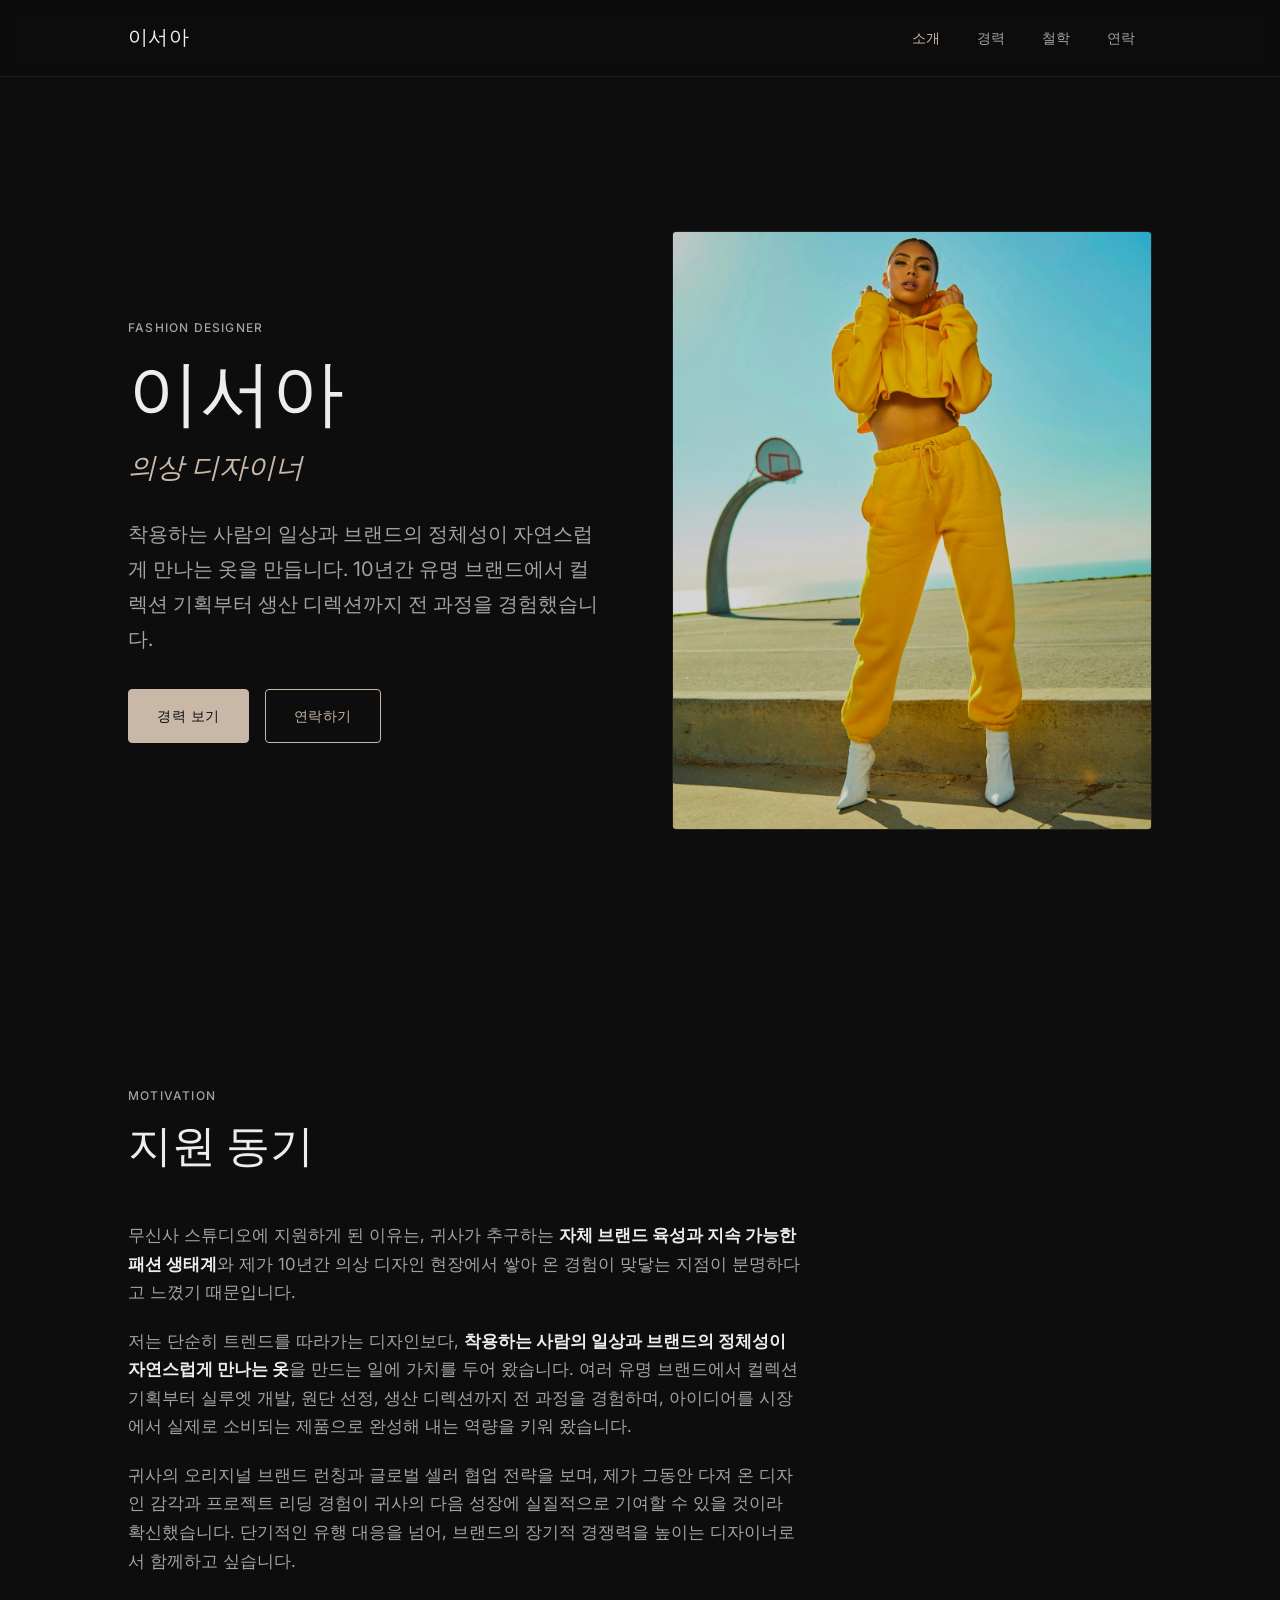
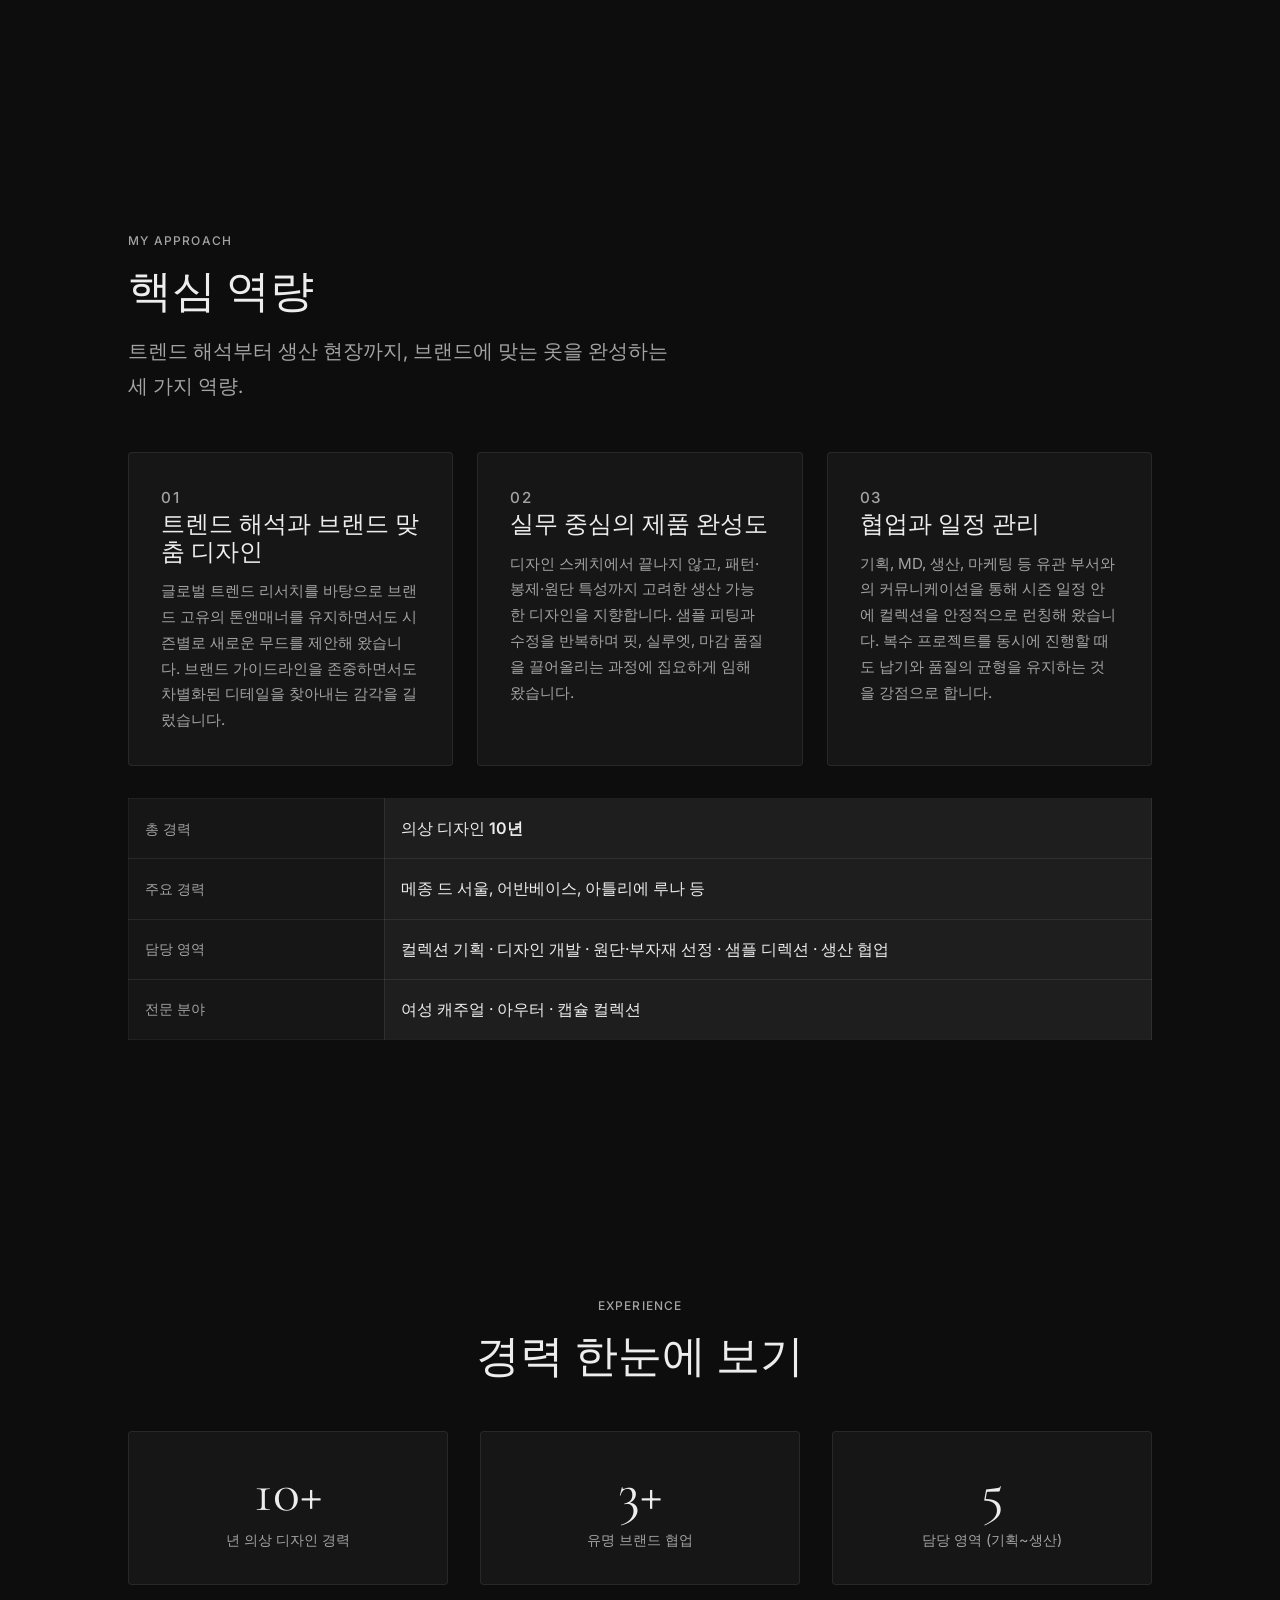
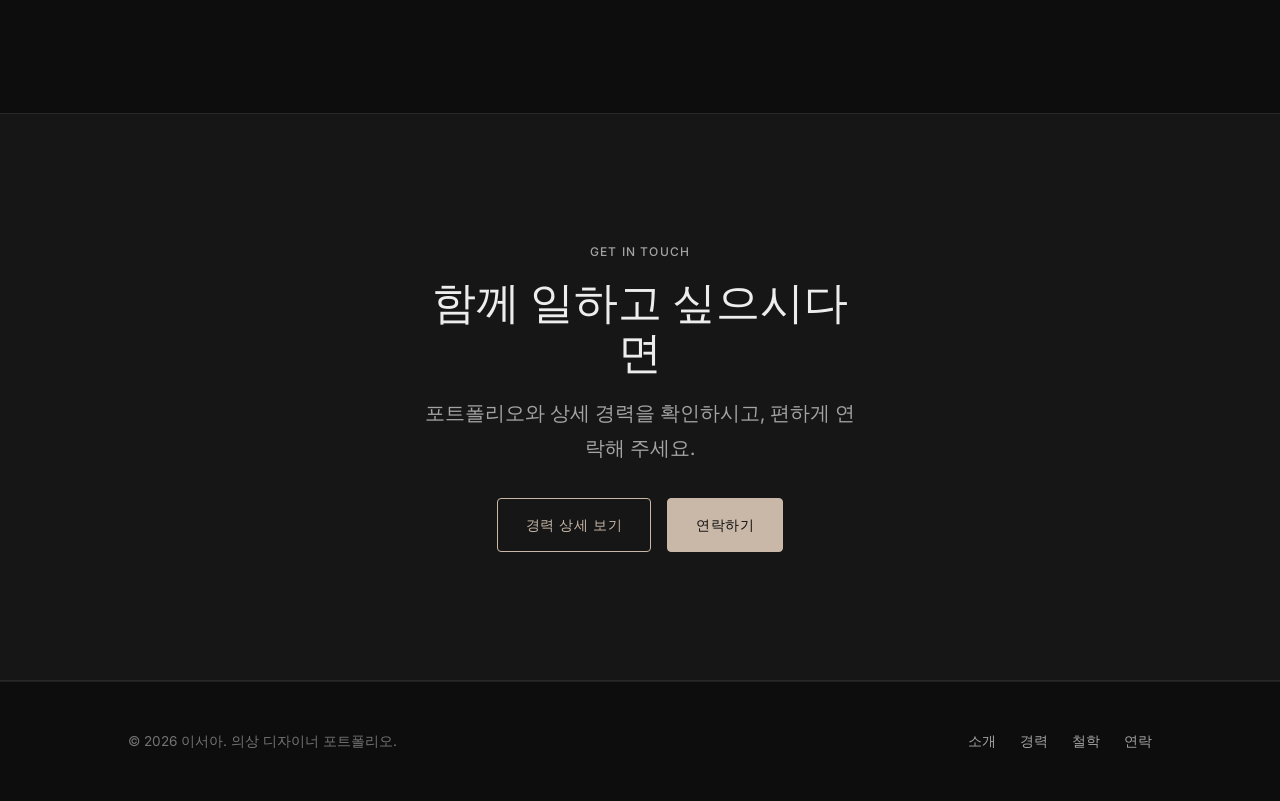
<file: index.html>
<!DOCTYPE html>
<html lang="ko">
  <head>
    <meta charset="UTF-8" />
    <meta name="viewport" content="width=device-width, initial-scale=1.0" />
    <meta
      name="description"
      content="10년 경력의 의상 디자이너 이서아 — 브랜드 맞춤 디자인, 컬렉션 기획, 생산 디렉션"
    />
    <title>이서아 — 의상 디자이너</title>
    <link rel="preconnect" href="https://fonts.googleapis.com" />
    <link rel="preconnect" href="https://fonts.gstatic.com" crossorigin />
    <link
      href="https://fonts.googleapis.com/css2?family=Cormorant+Garamond:ital,wght@0,400;0,600;1,400&family=Inter:wght@400;500;600&display=swap"
      rel="stylesheet"
    />
    <link rel="stylesheet" href="css/styles.css" />
  </head>
  <body data-page="index">
    <header class="site-header" id="site-header"></header>

    <main>
      <section class="hero" aria-label="소개">
        <div class="container hero__layout">
          <div class="hero__content reveal">
            <p class="eyebrow">Fashion Designer</p>
            <h1>이서아</h1>
            <p class="hero__role">의상 디자이너</p>
            <p class="lead">
              착용하는 사람의 일상과 브랜드의 정체성이 자연스럽게 만나는 옷을
              만듭니다. 10년간 유명 브랜드에서 컬렉션 기획부터 생산 디렉션까지
              전 과정을 경험했습니다.
            </p>
            <div class="btn-group">
              <a href="experience.html" class="btn btn--filled">경력 보기</a>
              <a href="philosophy.html#contact" class="btn">연락하기</a>
            </div>
          </div>
          <div class="hero__visual reveal">
            <img
              src="assets/images/hero.jpg"
              alt="패션 에디토리얼 룩북 촬영 장면"
              width="1200"
              height="1500"
              loading="eager"
            />
          </div>
        </div>
      </section>

      <section aria-labelledby="motivation-heading">
        <div class="container">
          <div class="section-header reveal">
            <p class="eyebrow">Motivation</p>
            <h2 id="motivation-heading">지원 동기</h2>
          </div>
          <div class="philosophy-content reveal">
            <p>
              무신사 스튜디오에 지원하게 된 이유는, 귀사가 추구하는
              <strong>자체 브랜드 육성과 지속 가능한 패션 생태계</strong>와
              제가 10년간 의상 디자인 현장에서 쌓아 온 경험이 맞닿는 지점이
              분명하다고 느꼈기 때문입니다.
            </p>
            <p>
              저는 단순히 트렌드를 따라가는 디자인보다,
              <strong
                >착용하는 사람의 일상과 브랜드의 정체성이 자연스럽게 만나는
                옷</strong
              >을 만드는 일에 가치를 두어 왔습니다. 여러 유명 브랜드에서
              컬렉션 기획부터 실루엣 개발, 원단 선정, 생산 디렉션까지 전
              과정을 경험하며, 아이디어를 시장에서 실제로 소비되는 제품으로
              완성해 내는 역량을 키워 왔습니다.
            </p>
            <p>
              귀사의 오리지널 브랜드 런칭과 글로벌 셀러 협업 전략을 보며, 제가
              그동안 다져 온 디자인 감각과 프로젝트 리딩 경험이 귀사의 다음
              성장에 실질적으로 기여할 수 있을 것이라 확신했습니다. 단기적인 유행 대응을 넘어,
              브랜드의 장기적 경쟁력을 높이는 디자이너로서 함께하고 싶습니다.
            </p>
          </div>
        </div>
      </section>

      <section aria-labelledby="approach-heading">
        <div class="container">
          <div class="section-header reveal">
            <p class="eyebrow">My Approach</p>
            <h2 id="approach-heading">핵심 역량</h2>
            <p class="lead">
              트렌드 해석부터 생산 현장까지, 브랜드에 맞는 옷을 완성하는 세
              가지 역량.
            </p>
          </div>
          <div class="approach-grid">
            <article class="approach-card reveal">
              <p class="approach-card__number">01</p>
              <h3>트렌드 해석과 브랜드 맞춤 디자인</h3>
              <p>
                글로벌 트렌드 리서치를 바탕으로 브랜드 고유의 톤앤매너를
                유지하면서도 시즌별로 새로운 무드를 제안해 왔습니다. 브랜드
                가이드라인을 존중하면서도 차별화된 디테일을 찾아내는 감각을
                길렀습니다.
              </p>
            </article>
            <article class="approach-card reveal">
              <p class="approach-card__number">02</p>
              <h3>실무 중심의 제품 완성도</h3>
              <p>
                디자인 스케치에서 끝나지 않고, 패턴·봉제·원단 특성까지 고려한
                생산 가능한 디자인을 지향합니다. 샘플 피팅과 수정을 반복하며 핏,
                실루엣, 마감 품질을 끌어올리는 과정에 집요하게 임해 왔습니다.
              </p>
            </article>
            <article class="approach-card reveal">
              <p class="approach-card__number">03</p>
              <h3>협업과 일정 관리</h3>
              <p>
                기획, MD, 생산, 마케팅 등 유관 부서와의 커뮤니케이션을 통해
                시즌 일정 안에 컬렉션을 안정적으로 런칭해 왔습니다. 복수
                프로젝트를 동시에 진행할 때도 납기와 품질의 균형을 유지하는 것을
                강점으로 합니다.
              </p>
            </article>
          </div>

          <table class="overview-table reveal">
            <tbody>
              <tr>
                <th scope="row">총 경력</th>
                <td>의상 디자인 <strong>10년</strong></td>
              </tr>
              <tr>
                <th scope="row">주요 경력</th>
                <td>메종 드 서울, 어반베이스, 아틀리에 루나 등</td>
              </tr>
              <tr>
                <th scope="row">담당 영역</th>
                <td>
                  컬렉션 기획 · 디자인 개발 · 원단·부자재 선정 · 샘플 디렉션 ·
                  생산 협업
                </td>
              </tr>
              <tr>
                <th scope="row">전문 분야</th>
                <td>여성 캐주얼 · 아우터 · 캡슐 컬렉션</td>
              </tr>
            </tbody>
          </table>
        </div>
      </section>

      <section aria-label="경력 지표">
        <div class="container">
          <div class="section-header section-header--center reveal">
            <p class="eyebrow">Experience</p>
            <h2>경력 한눈에 보기</h2>
          </div>
          <div class="stats-row">
            <div class="stat-item reveal">
              <p class="stat-number">10+</p>
              <p class="stat-label">년 의상 디자인 경력</p>
            </div>
            <div class="stat-item reveal">
              <p class="stat-number">3+</p>
              <p class="stat-label">유명 브랜드 협업</p>
            </div>
            <div class="stat-item reveal">
              <p class="stat-number">5</p>
              <p class="stat-label">담당 영역 (기획~생산)</p>
            </div>
          </div>
        </div>
      </section>

      <section class="cta-section" aria-label="연락하기">
        <div class="container cta-section__inner reveal">
          <p class="eyebrow">Get in Touch</p>
          <h2>함께 일하고 싶으시다면</h2>
          <p class="lead">
            포트폴리오와 상세 경력을 확인하시고, 편하게 연락해 주세요.
          </p>
          <div class="btn-group" style="justify-content: center">
            <a href="experience.html" class="btn">경력 상세 보기</a>
            <a href="philosophy.html#contact" class="btn btn--filled"
              >연락하기</a
            >
          </div>
        </div>
      </section>
    </main>

    <footer class="site-footer" id="site-footer"></footer>

    <script src="js/main.js"></script>
  </body>
</html>
</file>
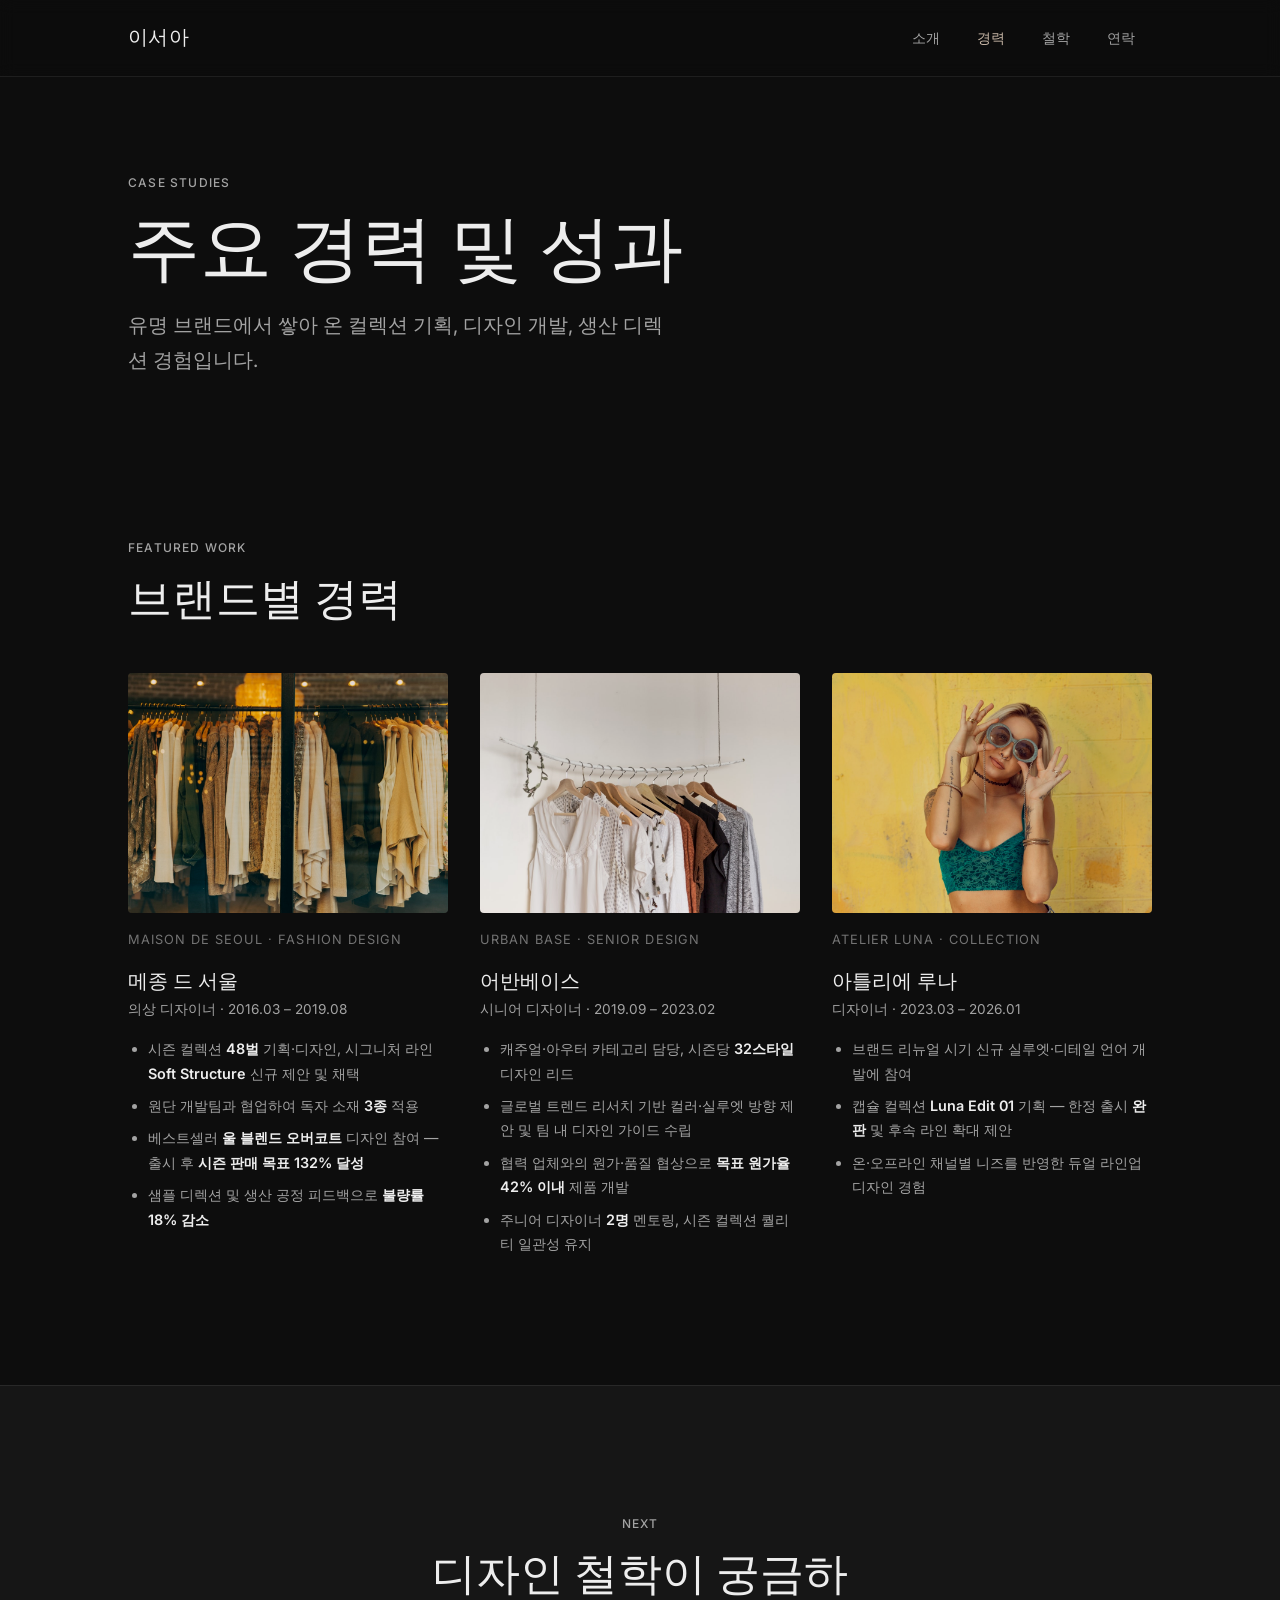
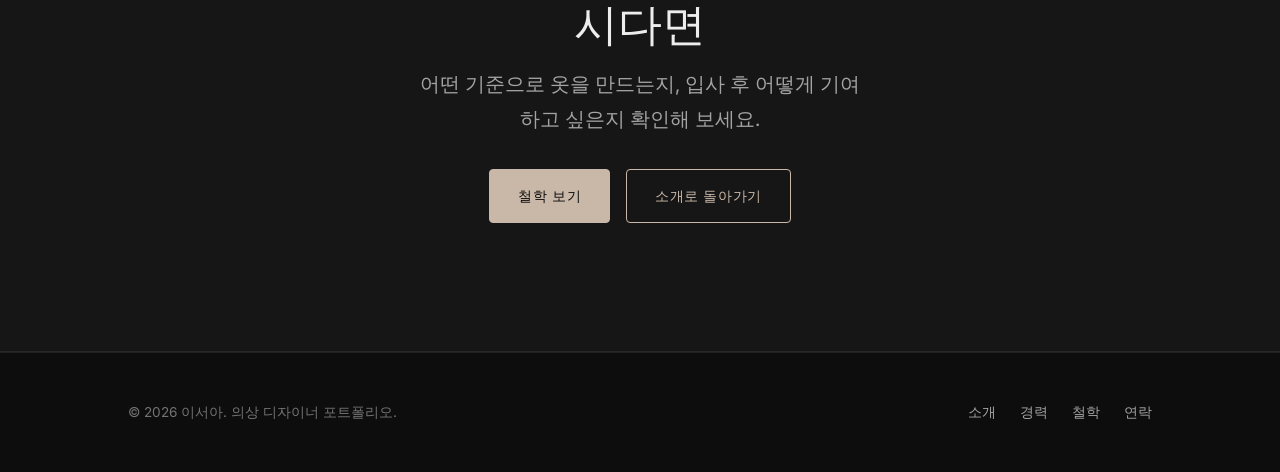
<file: experience.html>
<!DOCTYPE html>
<html lang="ko">
  <head>
    <meta charset="UTF-8" />
    <meta name="viewport" content="width=device-width, initial-scale=1.0" />
    <meta
      name="description"
      content="의상 디자이너 이서아의 주요 경력 — 메종 드 서울, 어반베이스, 아틀리에 루나에서의 컬렉션 기획 및 디자인 성과"
    />
    <title>경력 — 이서아</title>
    <link rel="preconnect" href="https://fonts.googleapis.com" />
    <link rel="preconnect" href="https://fonts.gstatic.com" crossorigin />
    <link
      href="https://fonts.googleapis.com/css2?family=Cormorant+Garamond:ital,wght@0,400;0,600;1,400&family=Inter:wght@400;500;600&display=swap"
      rel="stylesheet"
    />
    <link rel="stylesheet" href="css/styles.css" />
  </head>
  <body data-page="experience">
    <header class="site-header" id="site-header"></header>

    <main>
      <section class="page-hero" aria-label="경력 소개">
        <div class="container reveal">
          <p class="eyebrow">Case Studies</p>
          <h1>주요 경력 및 성과</h1>
          <p class="lead">
            유명 브랜드에서 쌓아 온 컬렉션 기획, 디자인 개발, 생산 디렉션
            경험입니다.
          </p>
        </div>
      </section>

      <section aria-labelledby="work-heading">
        <div class="container">
          <div class="section-header reveal">
            <p class="eyebrow">Featured Work</p>
            <h2 id="work-heading">브랜드별 경력</h2>
          </div>

          <div class="project-grid">
            <article class="project-card reveal">
              <div class="project-card__image">
                <img
                  src="assets/images/brand-a.jpg"
                  alt="메종 드 서울 시즌 컬렉션 — 옷걸이에 정렬된 의류 라인"
                  width="1200"
                  height="900"
                  loading="lazy"
                />
              </div>
              <p class="project-card__meta">Maison de Seoul · Fashion Design</p>
              <h3 class="project-card__title">메종 드 서울</h3>
              <p class="project-card__period">
                의상 디자이너 · 2016.03 – 2019.08
              </p>
              <ul class="project-card__list">
                <li>
                  시즌 컬렉션 <strong>48벌</strong> 기획·디자인, 시그니처
                  라인 <strong>Soft Structure</strong> 신규 제안 및 채택
                </li>
                <li>
                  원단 개발팀과 협업하여 독자 소재 <strong>3종</strong> 적용
                </li>
                <li>
                  베스트셀러 <strong>울 블렌드 오버코트</strong> 디자인 참여 —
                  출시 후 <strong>시즌 판매 목표 132% 달성</strong>
                </li>
                <li>
                  샘플 디렉션 및 생산 공정 피드백으로
                  <strong>불량률 18% 감소</strong>
                </li>
              </ul>
            </article>

            <article class="project-card reveal">
              <div class="project-card__image">
                <img
                  src="assets/images/brand-b.jpg"
                  alt="어반베이스 캐주얼 라인 — 다양한 의류가 걸린 옷장"
                  width="1200"
                  height="900"
                  loading="lazy"
                />
              </div>
              <p class="project-card__meta">Urban Base · Senior Design</p>
              <h3 class="project-card__title">어반베이스</h3>
              <p class="project-card__period">
                시니어 디자이너 · 2019.09 – 2023.02
              </p>
              <ul class="project-card__list">
                <li>
                  캐주얼·아우터 카테고리 담당, 시즌당
                  <strong>32스타일</strong> 디자인 리드
                </li>
                <li>
                  글로벌 트렌드 리서치 기반 컬러·실루엣 방향 제안 및 팀 내
                  디자인 가이드 수립
                </li>
                <li>
                  협력 업체와의 원가·품질 협상으로
                  <strong>목표 원가율 42% 이내</strong> 제품 개발
                </li>
                <li>
                  주니어 디자이너 <strong>2명</strong> 멘토링, 시즌 컬렉션
                  퀄리티 일관성 유지
                </li>
              </ul>
            </article>

            <article class="project-card reveal">
              <div class="project-card__image">
                <img
                  src="assets/images/brand-c.jpg"
                  alt="아틀리에 루나 캡슐 컬렉션 — 에디토리얼 패션 룩북"
                  width="1200"
                  height="900"
                  loading="lazy"
                />
              </div>
              <p class="project-card__meta">Atelier Luna · Collection</p>
              <h3 class="project-card__title">아틀리에 루나</h3>
              <p class="project-card__period">
                디자이너 · 2023.03 – 2026.01
              </p>
              <ul class="project-card__list">
                <li>
                  브랜드 리뉴얼 시기 신규 실루엣·디테일 언어 개발에 참여
                </li>
                <li>
                  캡슐 컬렉션 <strong>Luna Edit 01</strong> 기획 — 한정 출시
                  <strong>완판</strong> 및 후속 라인 확대 제안
                </li>
                <li>
                  온·오프라인 채널별 니즈를 반영한 듀얼 라인업 디자인 경험
                </li>
              </ul>
            </article>
          </div>
        </div>
      </section>

      <section class="cta-section" aria-label="다음 단계">
        <div class="container cta-section__inner reveal">
          <p class="eyebrow">Next</p>
          <h2>디자인 철학이 궁금하시다면</h2>
          <p class="lead">
            어떤 기준으로 옷을 만드는지, 입사 후 어떻게 기여하고 싶은지
            확인해 보세요.
          </p>
          <div class="btn-group" style="justify-content: center">
            <a href="philosophy.html" class="btn btn--filled">철학 보기</a>
            <a href="index.html" class="btn">소개로 돌아가기</a>
          </div>
        </div>
      </section>
    </main>

    <footer class="site-footer" id="site-footer"></footer>

    <script src="js/main.js"></script>
  </body>
</html>
</file>
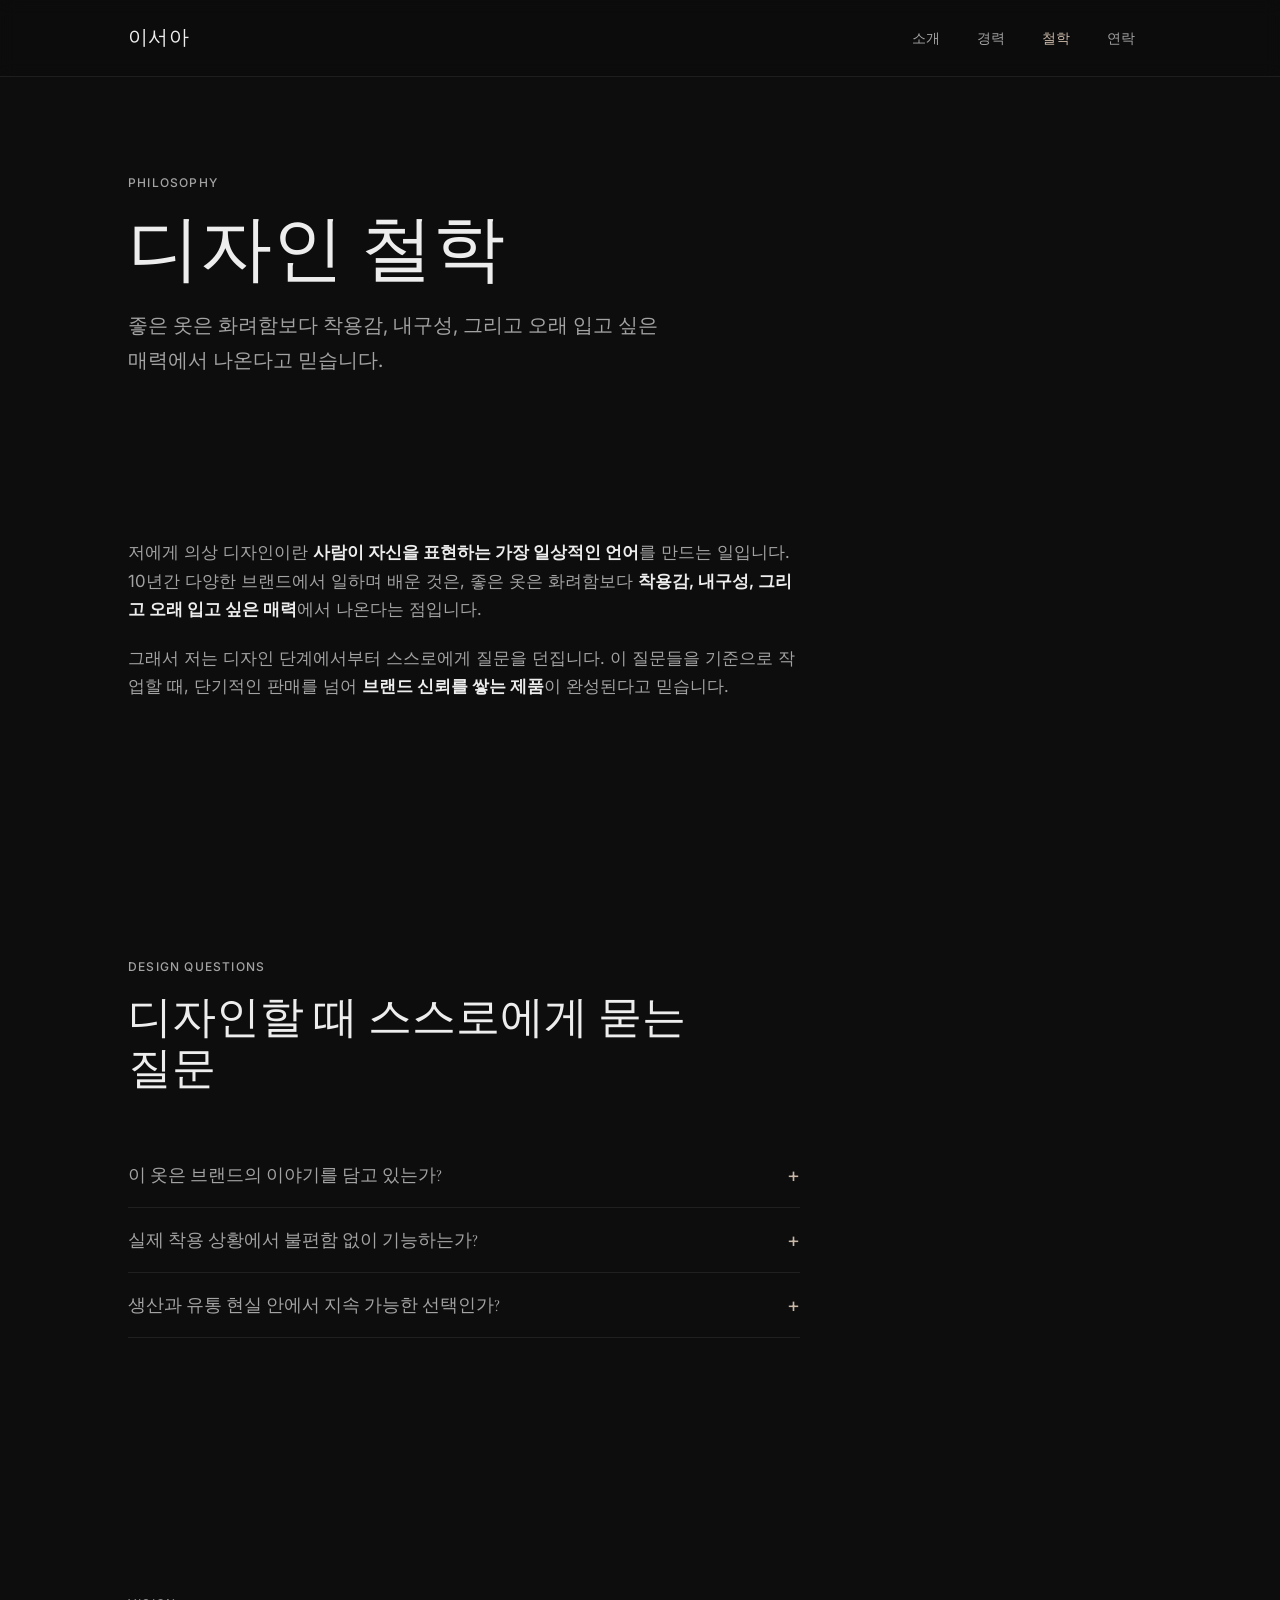
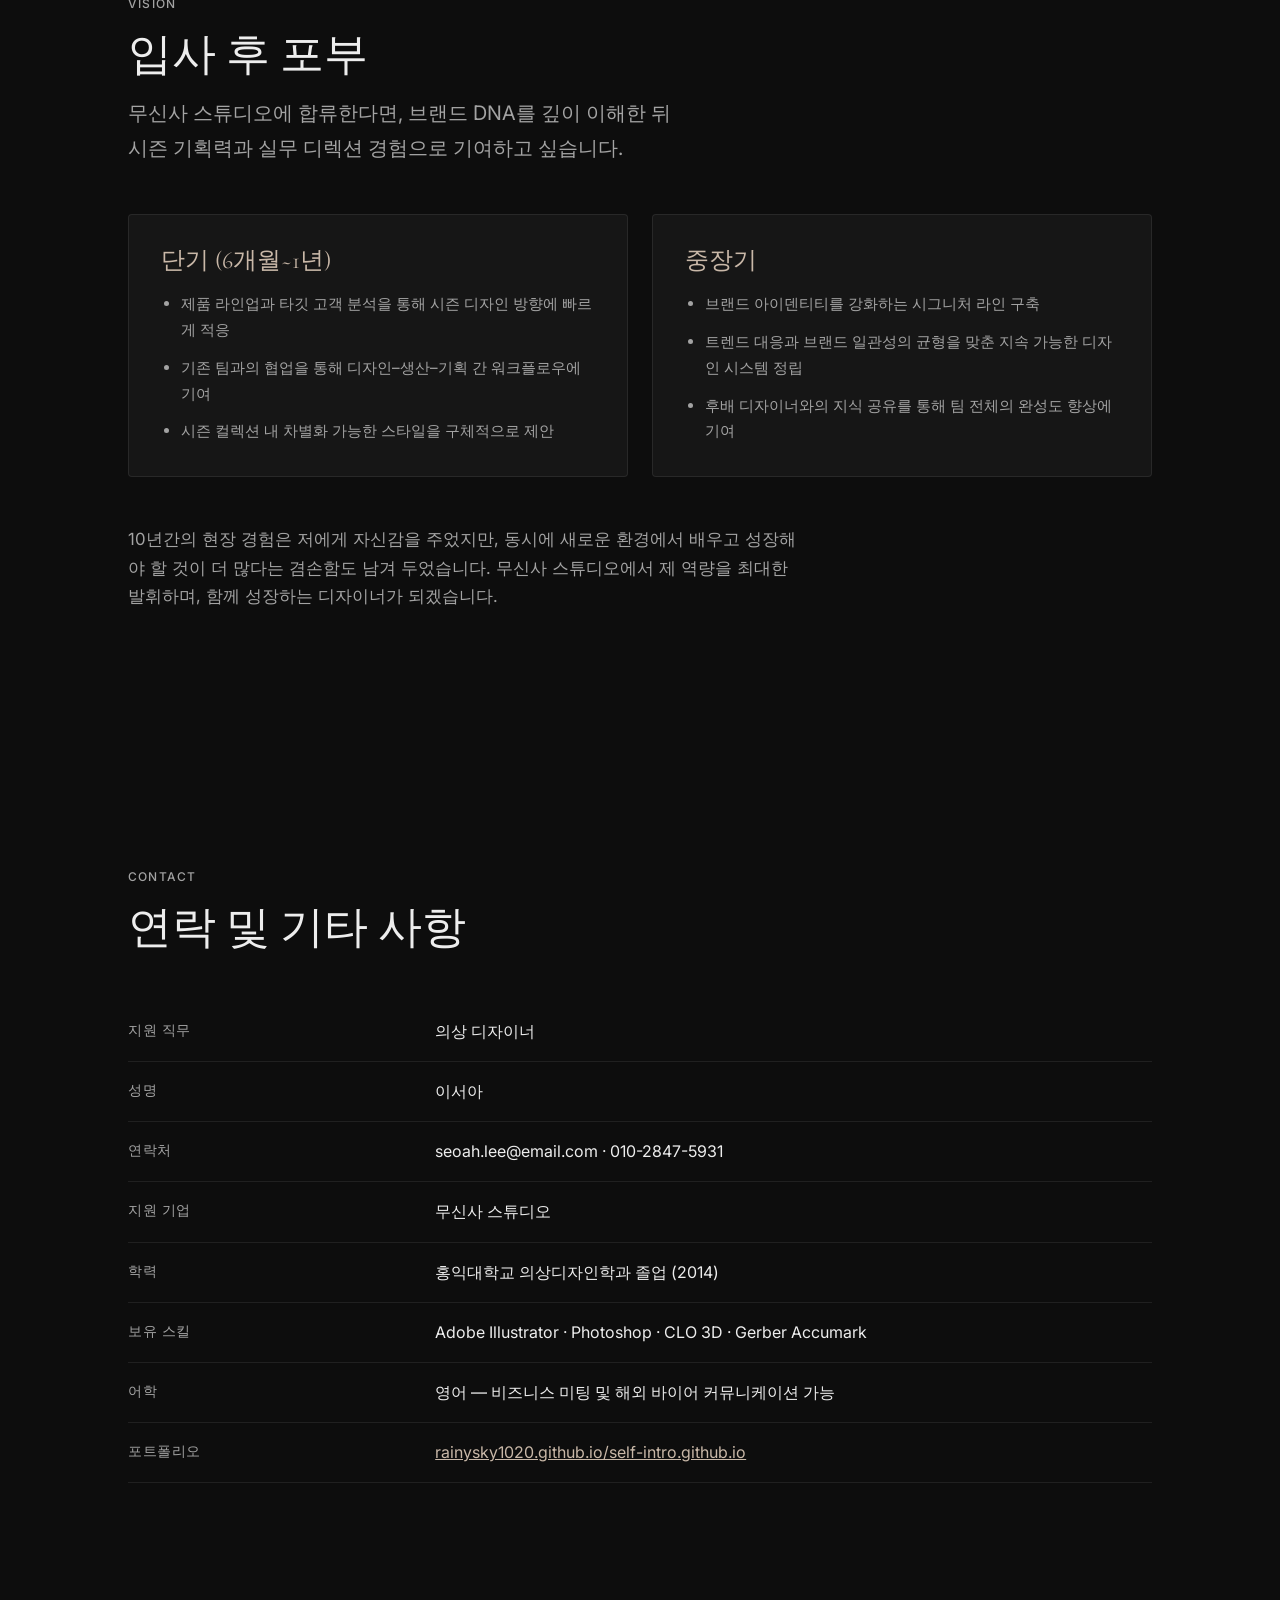
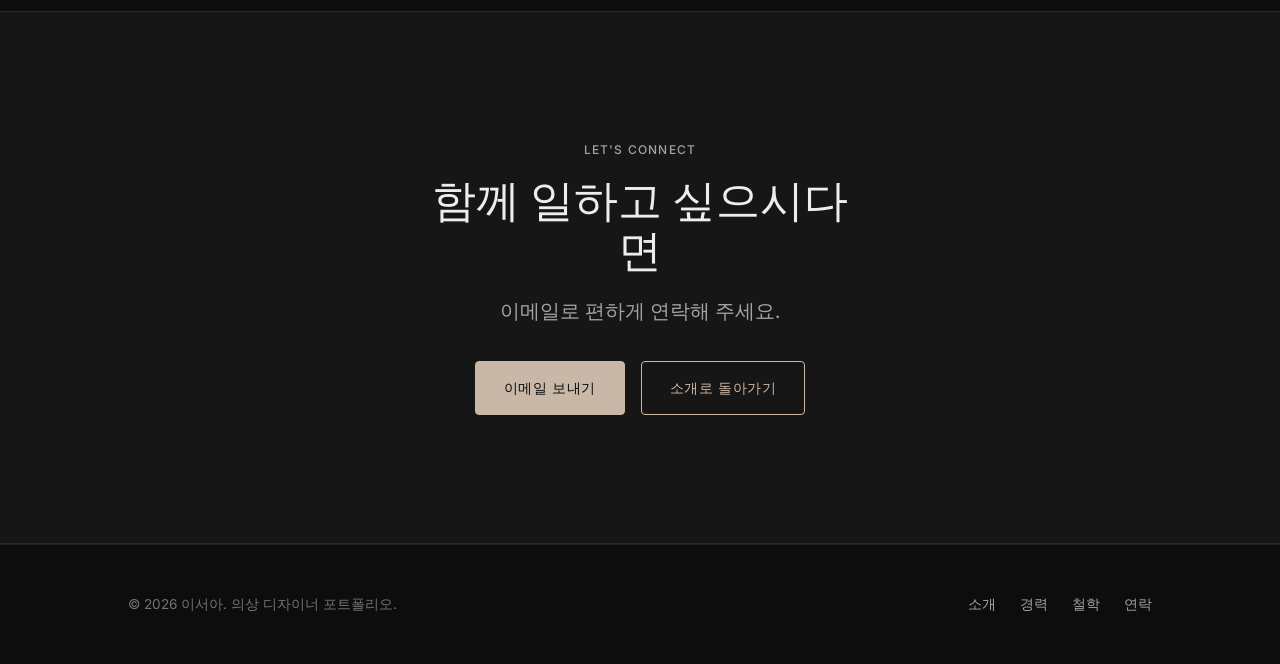
<file: philosophy.html>
<!DOCTYPE html>
<html lang="ko">
  <head>
    <meta charset="UTF-8" />
    <meta name="viewport" content="width=device-width, initial-scale=1.0" />
    <meta
      name="description"
      content="의상 디자이너 이서아의 디자인 철학, 입사 후 포부, 연락처"
    />
    <title>철학 — 이서아</title>
    <link rel="preconnect" href="https://fonts.googleapis.com" />
    <link rel="preconnect" href="https://fonts.gstatic.com" crossorigin />
    <link
      href="https://fonts.googleapis.com/css2?family=Cormorant+Garamond:ital,wght@0,400;0,600;1,400&family=Inter:wght@400;500;600&display=swap"
      rel="stylesheet"
    />
    <link rel="stylesheet" href="css/styles.css" />
  </head>
  <body data-page="philosophy">
    <header class="site-header" id="site-header"></header>

    <main>
      <section class="page-hero" aria-label="디자인 철학 소개">
        <div class="container reveal">
          <p class="eyebrow">Philosophy</p>
          <h1>디자인 철학</h1>
          <p class="lead">
            좋은 옷은 화려함보다 착용감, 내구성, 그리고 오래 입고 싶은 매력에서
            나온다고 믿습니다.
          </p>
        </div>
      </section>

      <section aria-labelledby="philosophy-heading">
        <div class="container">
          <div class="philosophy-content reveal">
            <p>
              저에게 의상 디자인이란
              <strong>사람이 자신을 표현하는 가장 일상적인 언어</strong>를
              만드는 일입니다. 10년간 다양한 브랜드에서 일하며 배운 것은, 좋은
              옷은 화려함보다
              <strong>착용감, 내구성, 그리고 오래 입고 싶은 매력</strong>에서
              나온다는 점입니다.
            </p>
            <p>
              그래서 저는 디자인 단계에서부터 스스로에게 질문을 던집니다. 이
              질문들을 기준으로 작업할 때, 단기적인 판매를 넘어
              <strong>브랜드 신뢰를 쌓는 제품</strong>이 완성된다고 믿습니다.
            </p>
          </div>
        </div>
      </section>

      <section aria-labelledby="faq-heading">
        <div class="container">
          <div class="section-header reveal">
            <p class="eyebrow">Design Questions</p>
            <h2 id="faq-heading">디자인할 때 스스로에게 묻는 질문</h2>
          </div>
          <div class="faq-list">
            <div class="faq-item reveal">
              <button
                class="faq-question"
                type="button"
                aria-expanded="false"
              >
                이 옷은 브랜드의 이야기를 담고 있는가?
              </button>
              <div class="faq-answer" role="region">
                <p>
                  모든 디테일이 브랜드의 정체성과 연결되어야 합니다. 실루엣,
                  컬러, 소재 선택이 브랜드가 전하고자 하는 메시지와 일치하는지
                  끊임없이 점검합니다.
                </p>
              </div>
            </div>
            <div class="faq-item reveal">
              <button
                class="faq-question"
                type="button"
                aria-expanded="false"
              >
                실제 착용 상황에서 불편함 없이 기능하는가?
              </button>
              <div class="faq-answer" role="region">
                <p>
                  룩북에서의 아름다움보다 일상에서의 착용감을 우선합니다. 피팅과
                  웨어러빌리티 테스트를 통해 실제 생활 속에서도 편안하고
                  자연스러운 옷을 만듭니다.
                </p>
              </div>
            </div>
            <div class="faq-item reveal">
              <button
                class="faq-question"
                type="button"
                aria-expanded="false"
              >
                생산과 유통 현실 안에서 지속 가능한 선택인가?
              </button>
              <div class="faq-answer" role="region">
                <p>
                  아름다운 디자인도 생산이 불가능하면 의미가 없습니다. 원가,
                  납기, 품질의 균형을 고려하여 현실적으로 실행 가능하고
                  지속적으로 재생산할 수 있는 디자인을 지향합니다.
                </p>
              </div>
            </div>
          </div>
        </div>
      </section>

      <section aria-labelledby="goals-heading">
        <div class="container">
          <div class="section-header reveal">
            <p class="eyebrow">Vision</p>
            <h2 id="goals-heading">입사 후 포부</h2>
            <p class="lead">
              무신사 스튜디오에 합류한다면, 브랜드 DNA를 깊이 이해한 뒤 시즌
              기획력과 실무 디렉션 경험으로 기여하고 싶습니다.
            </p>
          </div>
          <div class="goals-grid">
            <article class="goal-card reveal">
              <h3>단기 (6개월~1년)</h3>
              <ul>
                <li>
                  제품 라인업과 타깃 고객 분석을 통해 시즌 디자인 방향에 빠르게
                  적응
                </li>
                <li>
                  기존 팀과의 협업을 통해 디자인–생산–기획 간 워크플로우에
                  기여
                </li>
                <li>시즌 컬렉션 내 차별화 가능한 스타일을 구체적으로 제안</li>
              </ul>
            </article>
            <article class="goal-card reveal">
              <h3>중장기</h3>
              <ul>
                <li>브랜드 아이덴티티를 강화하는 시그니처 라인 구축</li>
                <li>
                  트렌드 대응과 브랜드 일관성의 균형을 맞춘 지속 가능한 디자인
                  시스템 정립
                </li>
                <li>
                  후배 디자이너와의 지식 공유를 통해 팀 전체의 완성도 향상에
                  기여
                </li>
              </ul>
            </article>
          </div>
          <div class="philosophy-content reveal" style="margin-top: 3rem">
            <p>
              10년간의 현장 경험은 저에게 자신감을 주었지만, 동시에 새로운
              환경에서 배우고 성장해야 할 것이 더 많다는 겸손함도 남겨
              두었습니다. 무신사 스튜디오에서 제 역량을 최대한 발휘하며, 함께
              성장하는 디자이너가 되겠습니다.
            </p>
          </div>
        </div>
      </section>

      <section id="contact" aria-labelledby="contact-heading">
        <div class="container">
          <div class="section-header reveal">
            <p class="eyebrow">Contact</p>
            <h2 id="contact-heading">연락 및 기타 사항</h2>
          </div>
          <table class="info-table reveal">
            <tbody>
              <tr>
                <th scope="row">지원 직무</th>
                <td>의상 디자이너</td>
              </tr>
              <tr>
                <th scope="row">성명</th>
                <td>이서아</td>
              </tr>
              <tr>
                <th scope="row">연락처</th>
                <td>seoah.lee@email.com · 010-2847-5931</td>
              </tr>
              <tr>
                <th scope="row">지원 기업</th>
                <td>무신사 스튜디오</td>
              </tr>
              <tr>
                <th scope="row">학력</th>
                <td>홍익대학교 의상디자인학과 졸업 (2014)</td>
              </tr>
              <tr>
                <th scope="row">보유 스킬</th>
                <td>Adobe Illustrator · Photoshop · CLO 3D · Gerber Accumark</td>
              </tr>
              <tr>
                <th scope="row">어학</th>
                <td>영어 — 비즈니스 미팅 및 해외 바이어 커뮤니케이션 가능</td>
              </tr>
              <tr>
                <th scope="row">포트폴리오</th>
                <td>
                  <a href="https://rainysky1020.github.io/self-intro.github.io/"
                    >rainysky1020.github.io/self-intro.github.io</a
                  >
                </td>
              </tr>
            </tbody>
          </table>
        </div>
      </section>

      <section class="cta-section" aria-label="연락 유도">
        <div class="container cta-section__inner reveal">
          <p class="eyebrow">Let's Connect</p>
          <h2>함께 일하고 싶으시다면</h2>
          <p class="lead">이메일로 편하게 연락해 주세요.</p>
          <div class="btn-group" style="justify-content: center">
            <a href="mailto:seoah.lee@email.com" class="btn btn--filled"
              >이메일 보내기</a
            >
            <a href="index.html" class="btn">소개로 돌아가기</a>
          </div>
        </div>
      </section>
    </main>

    <footer class="site-footer" id="site-footer"></footer>

    <script src="js/main.js"></script>
  </body>
</html>
</file>
<file: css/styles.css>
:root {
  --bg-primary: #0d0d0d;
  --bg-elevated: #161616;
  --bg-subtle: #1e1e1e;
  --text-primary: #ededed;
  --text-muted: #a3a3a3;
  --text-subtle: #737373;
  --accent: #c9b8a8;
  --accent-hover: #d9cbbd;
  --border: rgba(255, 255, 255, 0.08);
  --radius: 4px;
  --font-serif: "Cormorant Garamond", "Playfair Display", Georgia, serif;
  --font-sans: "Inter", "DM Sans", system-ui, sans-serif;
  --section-gap: clamp(4rem, 10vw, 8rem);
  --content-max: 72rem;
  --transition: 300ms ease;
}

@media (prefers-reduced-motion: reduce) {
  *,
  *::before,
  *::after {
    animation-duration: 0.01ms !important;
    transition-duration: 0.01ms !important;
    scroll-behavior: auto !important;
  }
}

*,
*::before,
*::after {
  box-sizing: border-box;
}

html {
  scroll-behavior: smooth;
}

body {
  margin: 0;
  background: var(--bg-primary);
  color: var(--text-primary);
  font-family: var(--font-sans);
  font-size: 1rem;
  line-height: 1.7;
  -webkit-font-smoothing: antialiased;
}

img {
  max-width: 100%;
  height: auto;
  display: block;
}

a {
  color: var(--accent);
}

a:hover {
  color: var(--accent-hover);
}

.container {
  width: min(100% - 2rem, var(--content-max));
  margin-inline: auto;
  padding-inline: clamp(1.5rem, 5vw, 4rem);
}

section {
  padding-block: var(--section-gap);
}

/* Typography */

h1,
h2,
h3 {
  font-family: var(--font-serif);
  font-weight: 400;
  line-height: 1.15;
  margin: 0 0 1rem;
}

h1 {
  font-size: clamp(2.5rem, 6vw, 4.5rem);
}

h2 {
  font-size: clamp(1.75rem, 4vw, 2.75rem);
}

h3 {
  font-size: clamp(1.25rem, 2.5vw, 1.5rem);
}

p {
  margin: 0 0 1.25rem;
}

p:last-child {
  margin-bottom: 0;
}

.eyebrow {
  font-size: 0.75rem;
  font-weight: 500;
  letter-spacing: 0.1em;
  text-transform: uppercase;
  color: var(--text-muted);
  margin-bottom: 1rem;
}

.lead {
  font-size: clamp(1.05rem, 2vw, 1.25rem);
  color: var(--text-muted);
  max-width: 42ch;
  line-height: 1.75;
}

.text-muted {
  color: var(--text-muted);
}

.text-subtle {
  color: var(--text-subtle);
}

strong {
  color: var(--text-primary);
  font-weight: 600;
}

/* Site header */

.site-header {
  position: sticky;
  top: 0;
  z-index: 100;
  background: rgba(13, 13, 13, 0.92);
  backdrop-filter: blur(8px);
  border-bottom: 1px solid var(--border);
}

.site-header__inner {
  display: flex;
  align-items: center;
  justify-content: space-between;
  padding-block: 1rem;
  gap: 1rem;
}

.site-logo {
  font-family: var(--font-serif);
  font-size: 1.25rem;
  color: var(--text-primary);
  text-decoration: none;
  letter-spacing: 0.02em;
}

.site-logo:hover {
  color: var(--accent);
}

.site-nav {
  display: flex;
  align-items: center;
  gap: 0.25rem;
}

.site-nav a {
  display: inline-flex;
  align-items: center;
  min-height: 44px;
  padding: 0.5rem 1rem;
  font-size: 0.875rem;
  font-weight: 500;
  letter-spacing: 0.04em;
  color: var(--text-muted);
  text-decoration: none;
  border-radius: var(--radius);
  transition: color var(--transition), background var(--transition);
}

.site-nav a:hover,
.site-nav a:focus-visible {
  color: var(--text-primary);
  background: var(--bg-subtle);
  outline: none;
}

.site-nav a[aria-current="page"] {
  color: var(--accent);
}

.nav-toggle {
  display: none;
  align-items: center;
  justify-content: center;
  min-width: 44px;
  min-height: 44px;
  padding: 0;
  background: none;
  border: 1px solid var(--border);
  border-radius: var(--radius);
  color: var(--text-primary);
  cursor: pointer;
}

.nav-toggle__bar {
  display: block;
  width: 18px;
  height: 2px;
  background: currentColor;
  position: relative;
}

.nav-toggle__bar::before,
.nav-toggle__bar::after {
  content: "";
  position: absolute;
  left: 0;
  width: 18px;
  height: 2px;
  background: currentColor;
  transition: transform var(--transition);
}

.nav-toggle__bar::before {
  top: -6px;
}

.nav-toggle__bar::after {
  top: 6px;
}

.nav-toggle[aria-expanded="true"] .nav-toggle__bar {
  background: transparent;
}

.nav-toggle[aria-expanded="true"] .nav-toggle__bar::before {
  transform: translateY(6px) rotate(45deg);
}

.nav-toggle[aria-expanded="true"] .nav-toggle__bar::after {
  transform: translateY(-6px) rotate(-45deg);
}

/* Buttons */

.btn {
  display: inline-flex;
  align-items: center;
  justify-content: center;
  gap: 0.5rem;
  min-height: 44px;
  padding: 0.875rem 1.75rem;
  font-family: var(--font-sans);
  font-size: 0.875rem;
  font-weight: 500;
  letter-spacing: 0.04em;
  text-decoration: none;
  border-radius: var(--radius);
  border: 1px solid var(--accent);
  background: transparent;
  color: var(--accent);
  cursor: pointer;
  transition: background var(--transition), color var(--transition);
}

.btn:hover,
.btn:focus-visible {
  background: var(--accent);
  color: var(--bg-primary);
  outline: none;
}

.btn--filled {
  background: var(--accent);
  color: var(--bg-primary);
}

.btn--filled:hover,
.btn--filled:focus-visible {
  background: var(--accent-hover);
  color: var(--bg-primary);
}

.btn-group {
  display: flex;
  flex-wrap: wrap;
  gap: 1rem;
  margin-top: 2rem;
}

/* Hero */

.hero {
  padding-block: clamp(5rem, 12vw, 10rem) var(--section-gap);
}

.hero__layout {
  display: grid;
  grid-template-columns: 1fr;
  gap: 3rem;
  align-items: center;
}

@media (min-width: 900px) {
  .hero__layout {
    grid-template-columns: 1fr 1fr;
    gap: 4rem;
  }
}

.hero__content {
  max-width: 48rem;
}

.hero__visual {
  overflow: hidden;
  border-radius: var(--radius);
  border: 1px solid var(--border);
}

.hero__visual img {
  width: 100%;
  aspect-ratio: 4 / 5;
  object-fit: cover;
  filter: brightness(0.88) contrast(1.05);
}

.hero h1 {
  margin-bottom: 0.5rem;
}

.hero__role {
  font-family: var(--font-serif);
  font-size: clamp(1.25rem, 3vw, 1.75rem);
  font-style: italic;
  color: var(--accent);
  margin-bottom: 1.5rem;
}

/* Section header */

.section-header {
  margin-bottom: 3rem;
  max-width: 36rem;
}

.section-header--center {
  margin-inline: auto;
  text-align: center;
}

.section-header--center .lead {
  margin-inline: auto;
}

/* Approach cards */

.approach-grid {
  display: grid;
  grid-template-columns: repeat(auto-fit, minmax(260px, 1fr));
  gap: 1.5rem;
}

.approach-card {
  padding: 2rem;
  background: var(--bg-elevated);
  border: 1px solid var(--border);
  border-radius: var(--radius);
}

.approach-card h3 {
  margin-bottom: 0.75rem;
}

.approach-card p {
  margin: 0;
  color: var(--text-muted);
  font-size: 0.95rem;
}

.approach-card__number {
  font-size: 0.75rem;
  font-weight: 500;
  letter-spacing: 0.1em;
  color: var(--accent);
  margin-bottom: 0.75rem;
}

/* Stats */

.stats-row {
  display: grid;
  grid-template-columns: repeat(auto-fit, minmax(200px, 1fr));
  gap: 2rem;
  text-align: center;
}

.stat-item {
  padding: 2rem 1rem;
  background: var(--bg-elevated);
  border: 1px solid var(--border);
  border-radius: var(--radius);
}

.stat-number {
  font-family: var(--font-serif);
  font-size: clamp(2rem, 5vw, 3.5rem);
  line-height: 1;
  margin-bottom: 0.5rem;
  color: var(--text-primary);
}

.stat-label {
  color: var(--text-muted);
  font-size: 0.9rem;
}

/* Project cards */

.project-grid {
  display: grid;
  grid-template-columns: repeat(auto-fit, minmax(300px, 1fr));
  gap: 2rem;
}

.project-card {
  color: inherit;
}

.project-card__image {
  aspect-ratio: 4 / 3;
  overflow: hidden;
  border-radius: var(--radius);
  background: var(--bg-subtle);
  margin-bottom: 1rem;
  position: relative;
}

.project-card__image--placeholder {
  background: linear-gradient(
    135deg,
    var(--bg-subtle) 0%,
    var(--bg-elevated) 50%,
    rgba(201, 184, 168, 0.12) 100%
  );
  transition: transform var(--transition);
}

.project-card:hover .project-card__image--placeholder {
  transform: scale(1.02);
}

.project-card__image img {
  width: 100%;
  height: 100%;
  object-fit: cover;
  filter: brightness(0.9) contrast(1.05);
  transition: transform var(--transition);
}

.project-card:hover .project-card__image img {
  transform: scale(1.02);
}

.project-card__meta {
  font-size: 0.8rem;
  color: var(--text-subtle);
  text-transform: uppercase;
  letter-spacing: 0.08em;
}

.project-card__title {
  font-family: var(--font-serif);
  font-size: 1.25rem;
  margin: 0.25rem 0;
}

.project-card__period {
  font-size: 0.85rem;
  color: var(--text-muted);
  margin-bottom: 1rem;
}

.project-card__desc {
  color: var(--text-muted);
  font-size: 0.9rem;
  margin: 0;
}

.project-card__list {
  margin: 1rem 0 0;
  padding-left: 1.25rem;
  color: var(--text-muted);
  font-size: 0.9rem;
}

.project-card__list li {
  margin-bottom: 0.5rem;
}

.project-card__list li:last-child {
  margin-bottom: 0;
}

/* Philosophy */

.philosophy-content {
  max-width: 42rem;
}

.philosophy-content p {
  color: var(--text-muted);
  font-size: 1.05rem;
}

/* Goals */

.goals-grid {
  display: grid;
  grid-template-columns: repeat(auto-fit, minmax(280px, 1fr));
  gap: 1.5rem;
}

.goal-card {
  padding: 2rem;
  background: var(--bg-elevated);
  border: 1px solid var(--border);
  border-radius: var(--radius);
}

.goal-card h3 {
  color: var(--accent);
  margin-bottom: 1rem;
}

.goal-card ul {
  margin: 0;
  padding-left: 1.25rem;
  color: var(--text-muted);
  font-size: 0.95rem;
}

.goal-card li {
  margin-bottom: 0.75rem;
}

.goal-card li:last-child {
  margin-bottom: 0;
}

/* FAQ */

.faq-list {
  max-width: 42rem;
}

.faq-item {
  border-bottom: 1px solid var(--border);
}

.faq-question {
  width: 100%;
  min-height: 44px;
  padding: 1.25rem 0;
  background: none;
  border: none;
  text-align: left;
  font-family: var(--font-serif);
  font-size: 1.1rem;
  color: var(--text-muted);
  cursor: pointer;
  display: flex;
  justify-content: space-between;
  align-items: center;
  gap: 1rem;
  transition: color var(--transition);
}

.faq-question:hover,
.faq-item.is-open .faq-question {
  color: var(--text-primary);
}

.faq-question::after {
  content: "+";
  font-family: var(--font-sans);
  font-size: 1.25rem;
  color: var(--accent);
  flex-shrink: 0;
}

.faq-item.is-open .faq-question::after {
  content: "−";
}

.faq-answer {
  overflow: hidden;
  max-height: 0;
  transition: max-height 0.4s ease;
  color: var(--text-muted);
  font-size: 0.95rem;
  line-height: 1.7;
}

.faq-item.is-open .faq-answer {
  max-height: 20rem;
  padding-bottom: 1.25rem;
}

.faq-answer p {
  margin: 0;
}

/* Info table */

.info-table {
  width: 100%;
  border-collapse: collapse;
}

.info-table th,
.info-table td {
  padding: 1rem 0;
  text-align: left;
  border-bottom: 1px solid var(--border);
  vertical-align: top;
}

.info-table th {
  width: 30%;
  font-weight: 500;
  color: var(--text-muted);
  font-size: 0.875rem;
  letter-spacing: 0.04em;
}

.info-table td {
  color: var(--text-primary);
}

/* CTA section */

.cta-section {
  background: var(--bg-elevated);
  border-block: 1px solid var(--border);
}

.cta-section__inner {
  text-align: center;
  max-width: 36rem;
  margin-inline: auto;
}

.cta-section h2 {
  margin-bottom: 1rem;
}

.cta-section .lead {
  margin-inline: auto;
  margin-bottom: 2rem;
}

/* Page hero (subpages) */

.page-hero {
  padding-block: clamp(3rem, 8vw, 6rem) 2rem;
}

.page-hero h1 {
  margin-bottom: 1rem;
}

/* Overview table */

.overview-table {
  width: 100%;
  border-collapse: collapse;
  margin-top: 2rem;
}

.overview-table th,
.overview-table td {
  padding: 1rem;
  text-align: left;
  border: 1px solid var(--border);
}

.overview-table th {
  background: var(--bg-elevated);
  color: var(--text-muted);
  font-weight: 500;
  font-size: 0.875rem;
  width: 25%;
}

.overview-table td {
  background: var(--bg-subtle);
}

/* Footer */

.site-footer {
  padding-block: 3rem;
  border-top: 1px solid var(--border);
}

.site-footer__inner {
  display: flex;
  flex-wrap: wrap;
  justify-content: space-between;
  align-items: center;
  gap: 1.5rem;
}

.site-footer__copy {
  font-size: 0.85rem;
  color: var(--text-subtle);
  margin: 0;
}

.site-footer__links {
  display: flex;
  flex-wrap: wrap;
  gap: 1.5rem;
}

.site-footer__links a {
  font-size: 0.85rem;
  color: var(--text-muted);
  text-decoration: none;
}

.site-footer__links a:hover {
  color: var(--accent);
}

/* Scroll reveal */

.reveal {
  opacity: 0;
  transform: translateY(24px);
  transition: opacity 0.6s ease-out, transform 0.6s ease-out;
}

.reveal.is-visible {
  opacity: 1;
  transform: translateY(0);
}

/* Responsive nav */

@media (max-width: 640px) {
  .nav-toggle {
    display: inline-flex;
  }

  .site-nav {
    display: none;
    position: absolute;
    top: 100%;
    left: 0;
    right: 0;
    flex-direction: column;
    padding: 1rem;
    background: var(--bg-elevated);
    border-bottom: 1px solid var(--border);
  }

  .site-nav.is-open {
    display: flex;
  }

  .site-nav a {
    width: 100%;
  }

  .site-header__inner {
    position: relative;
  }
}
</file>
